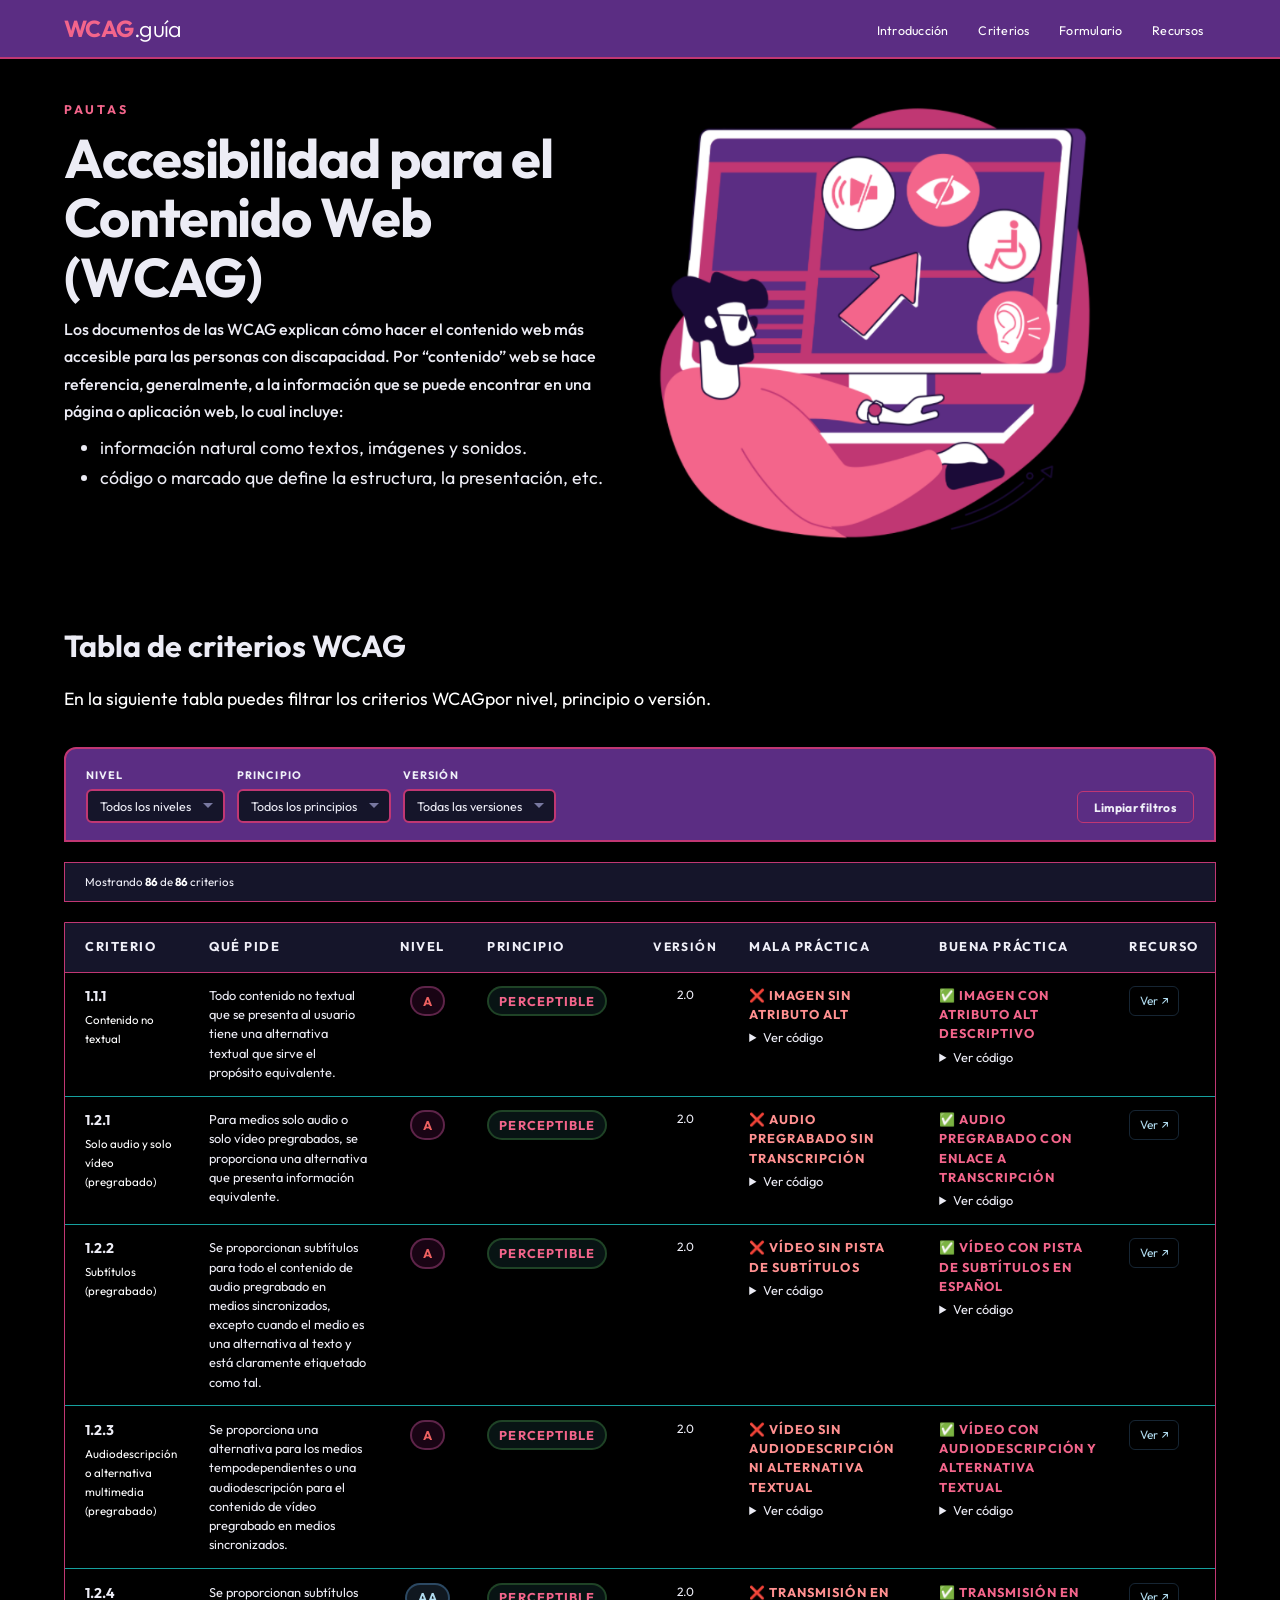
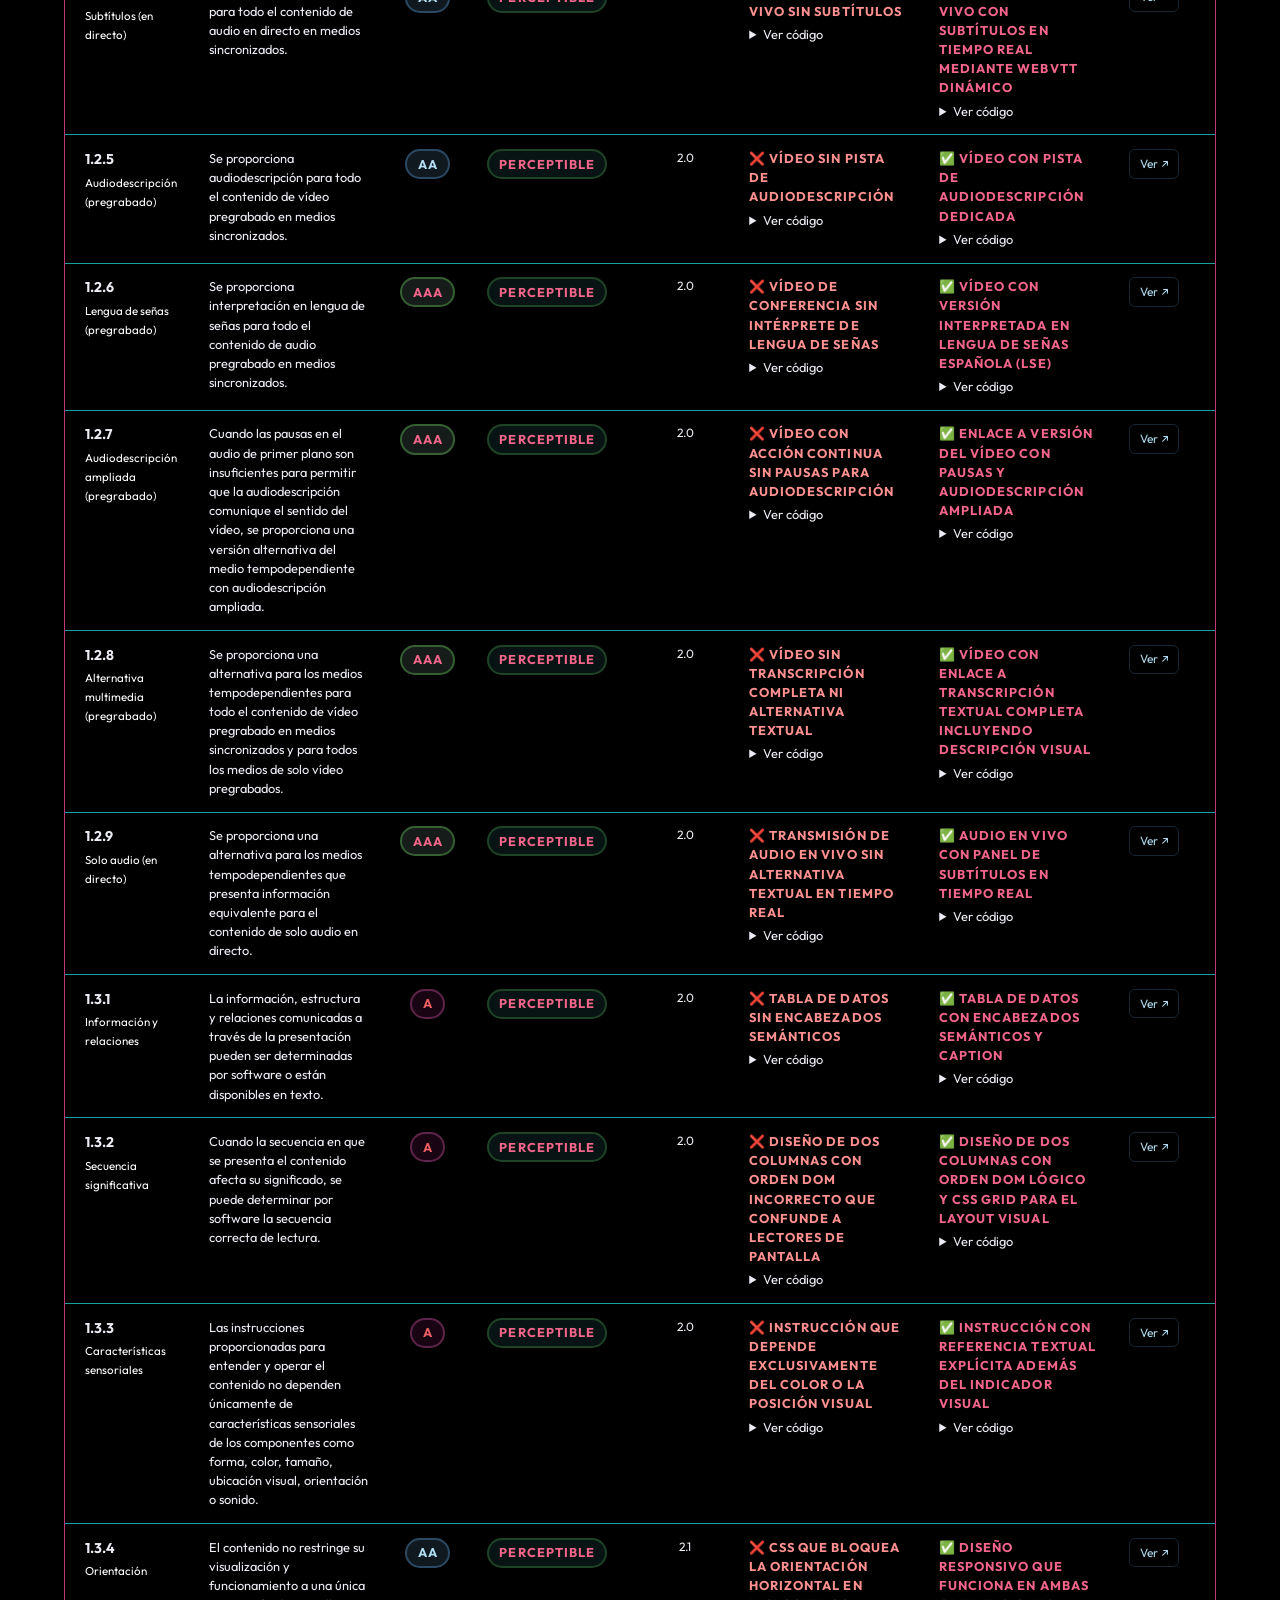
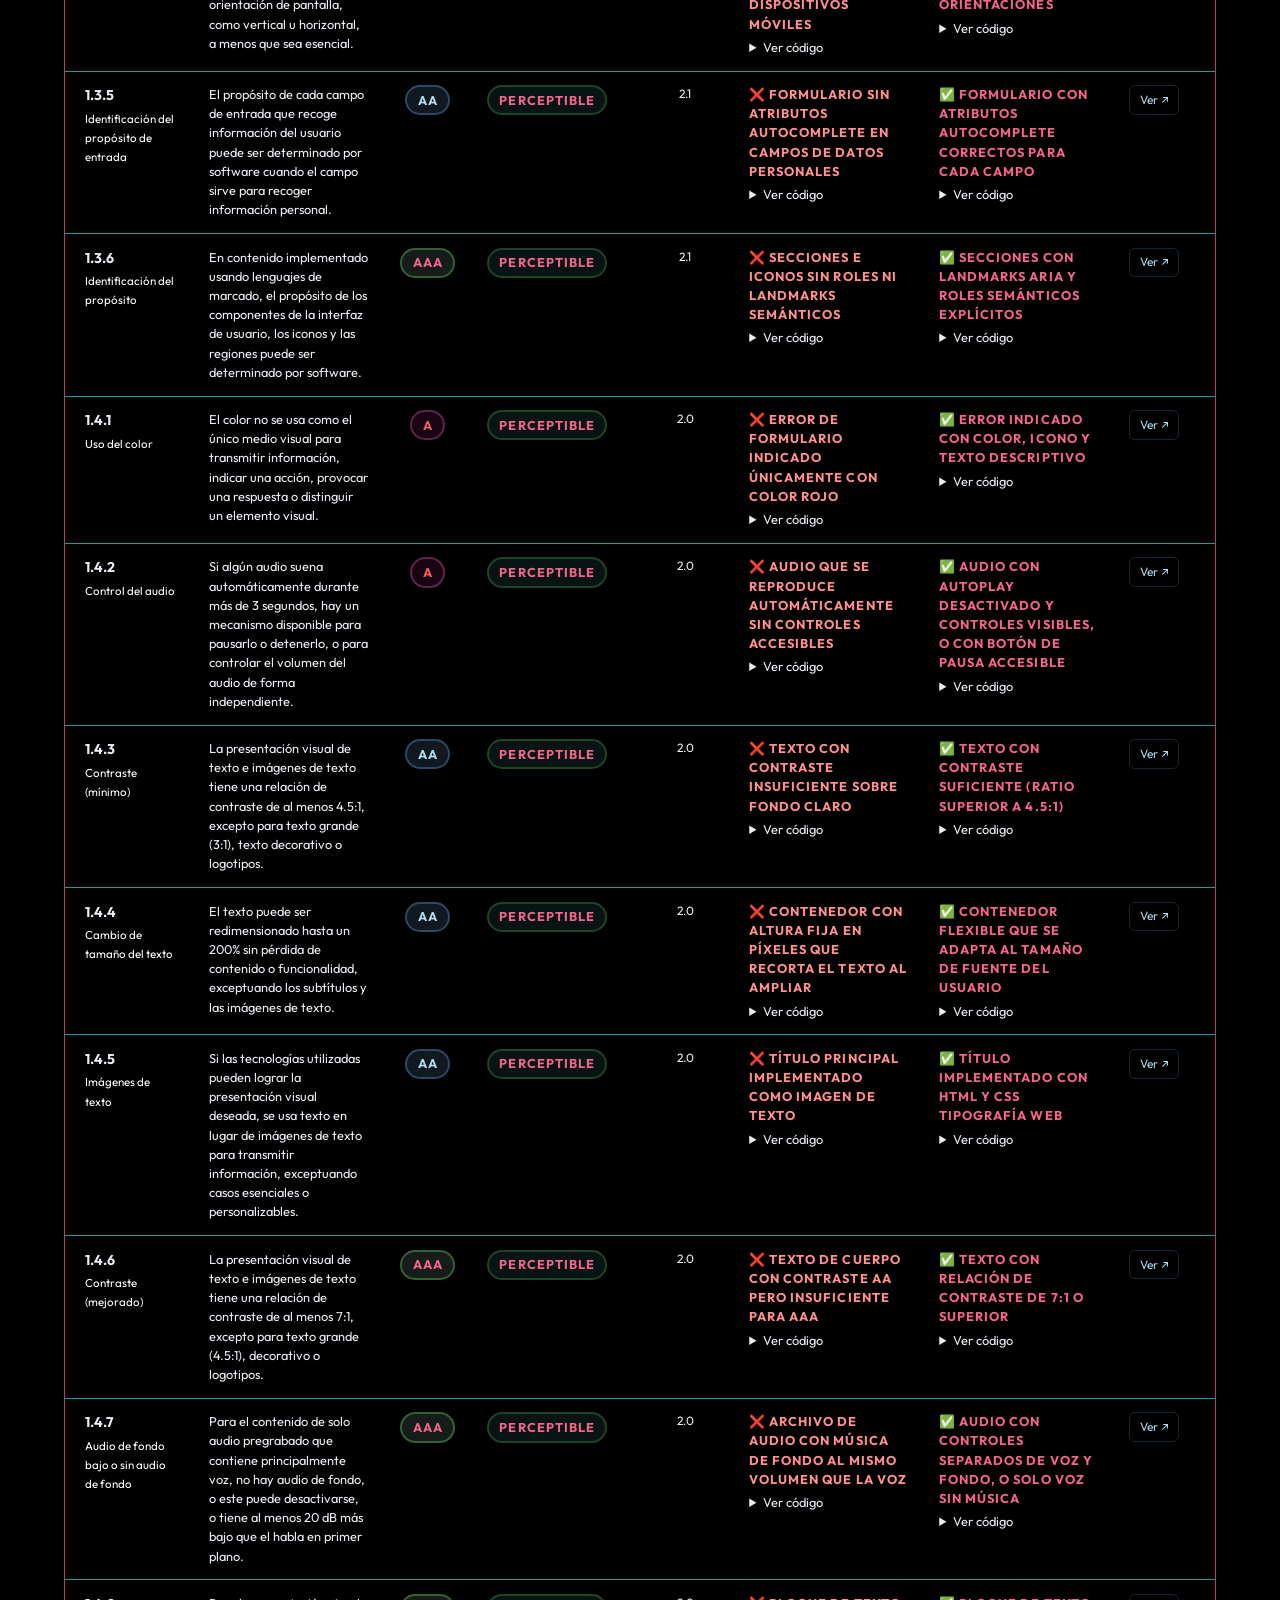
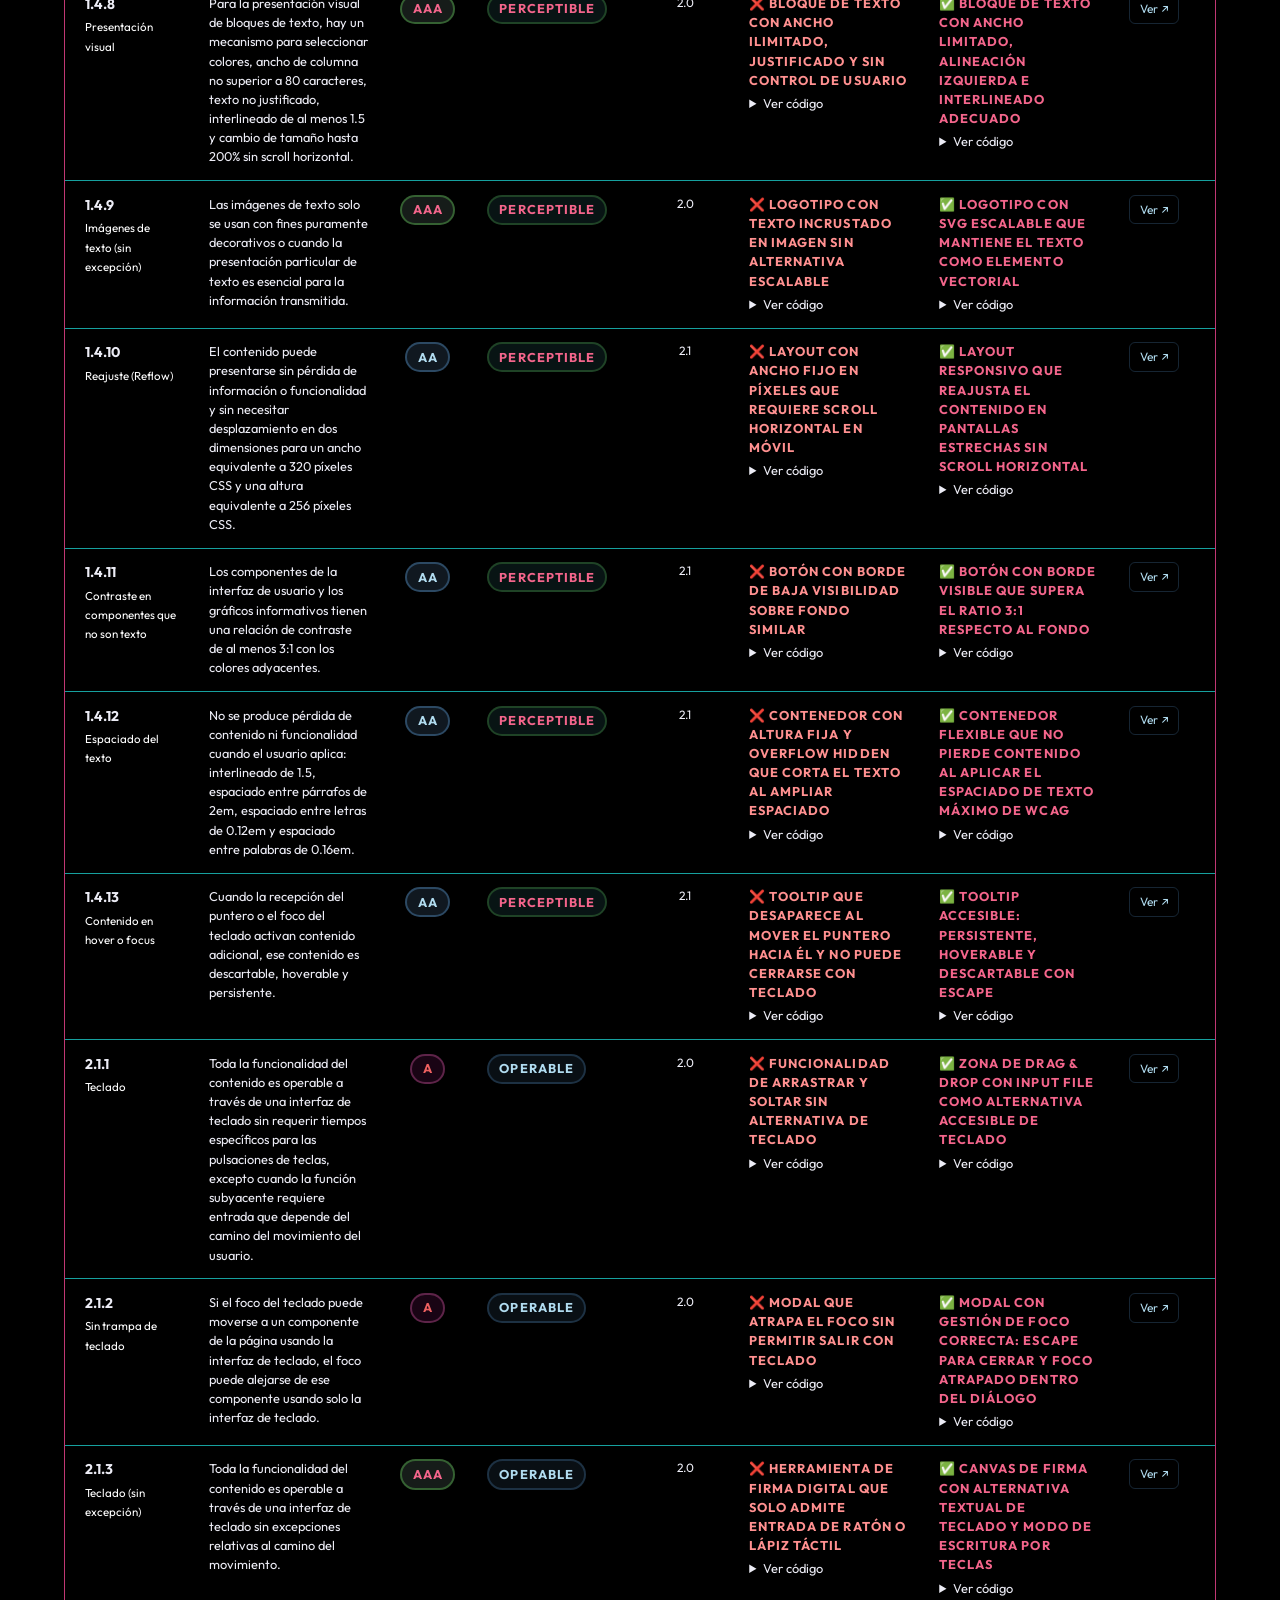
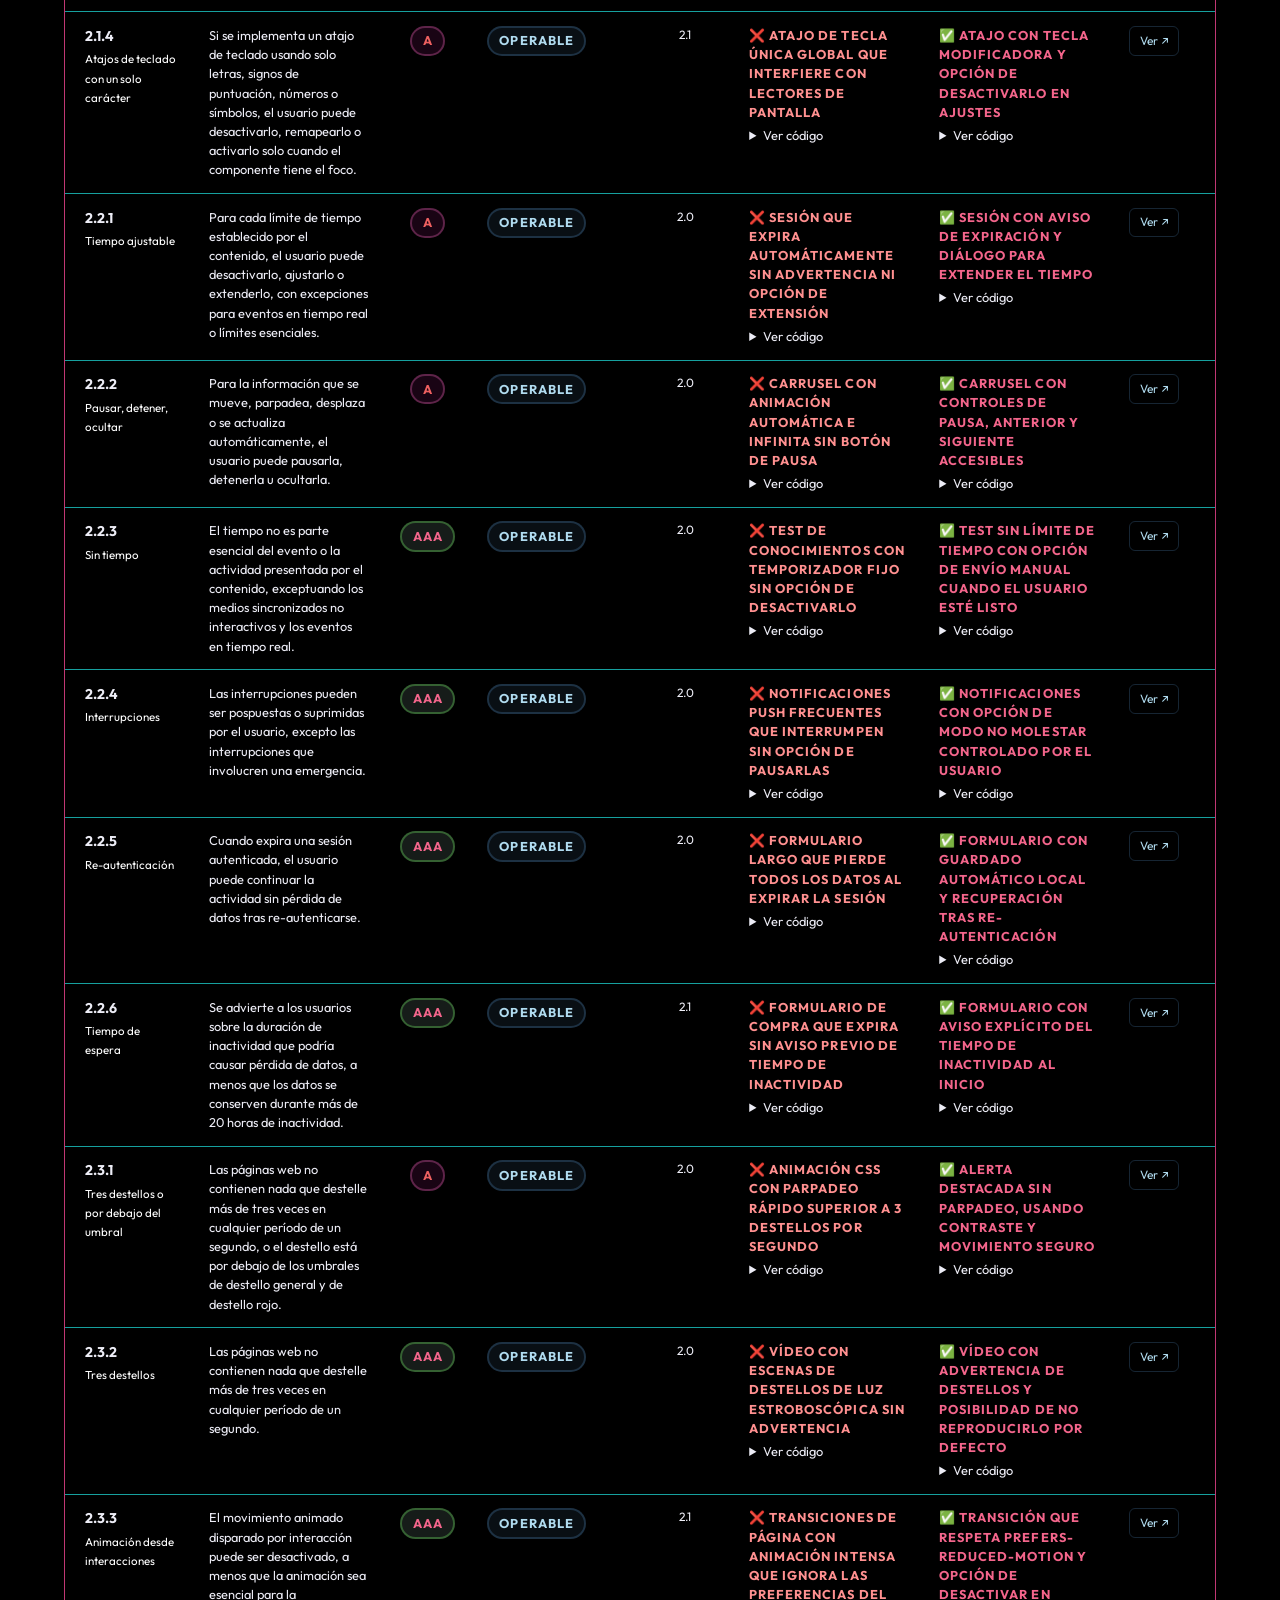
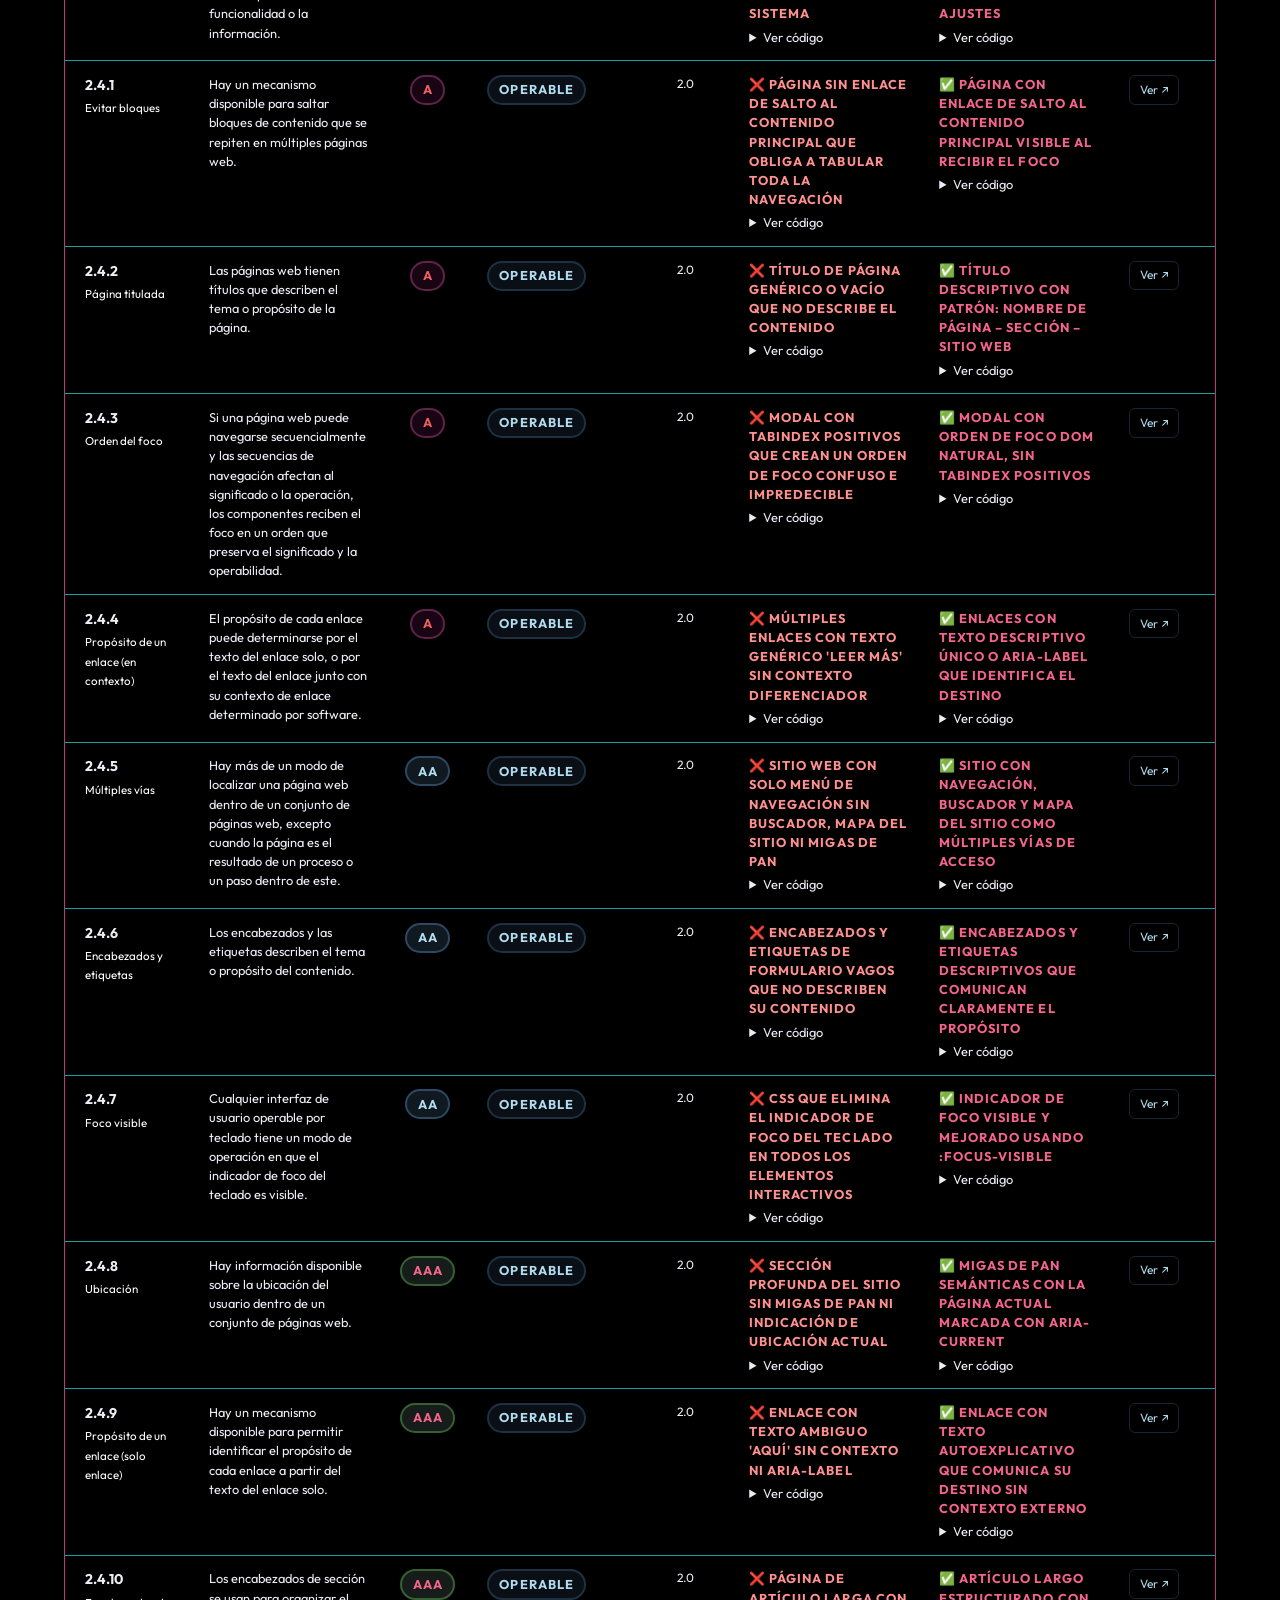
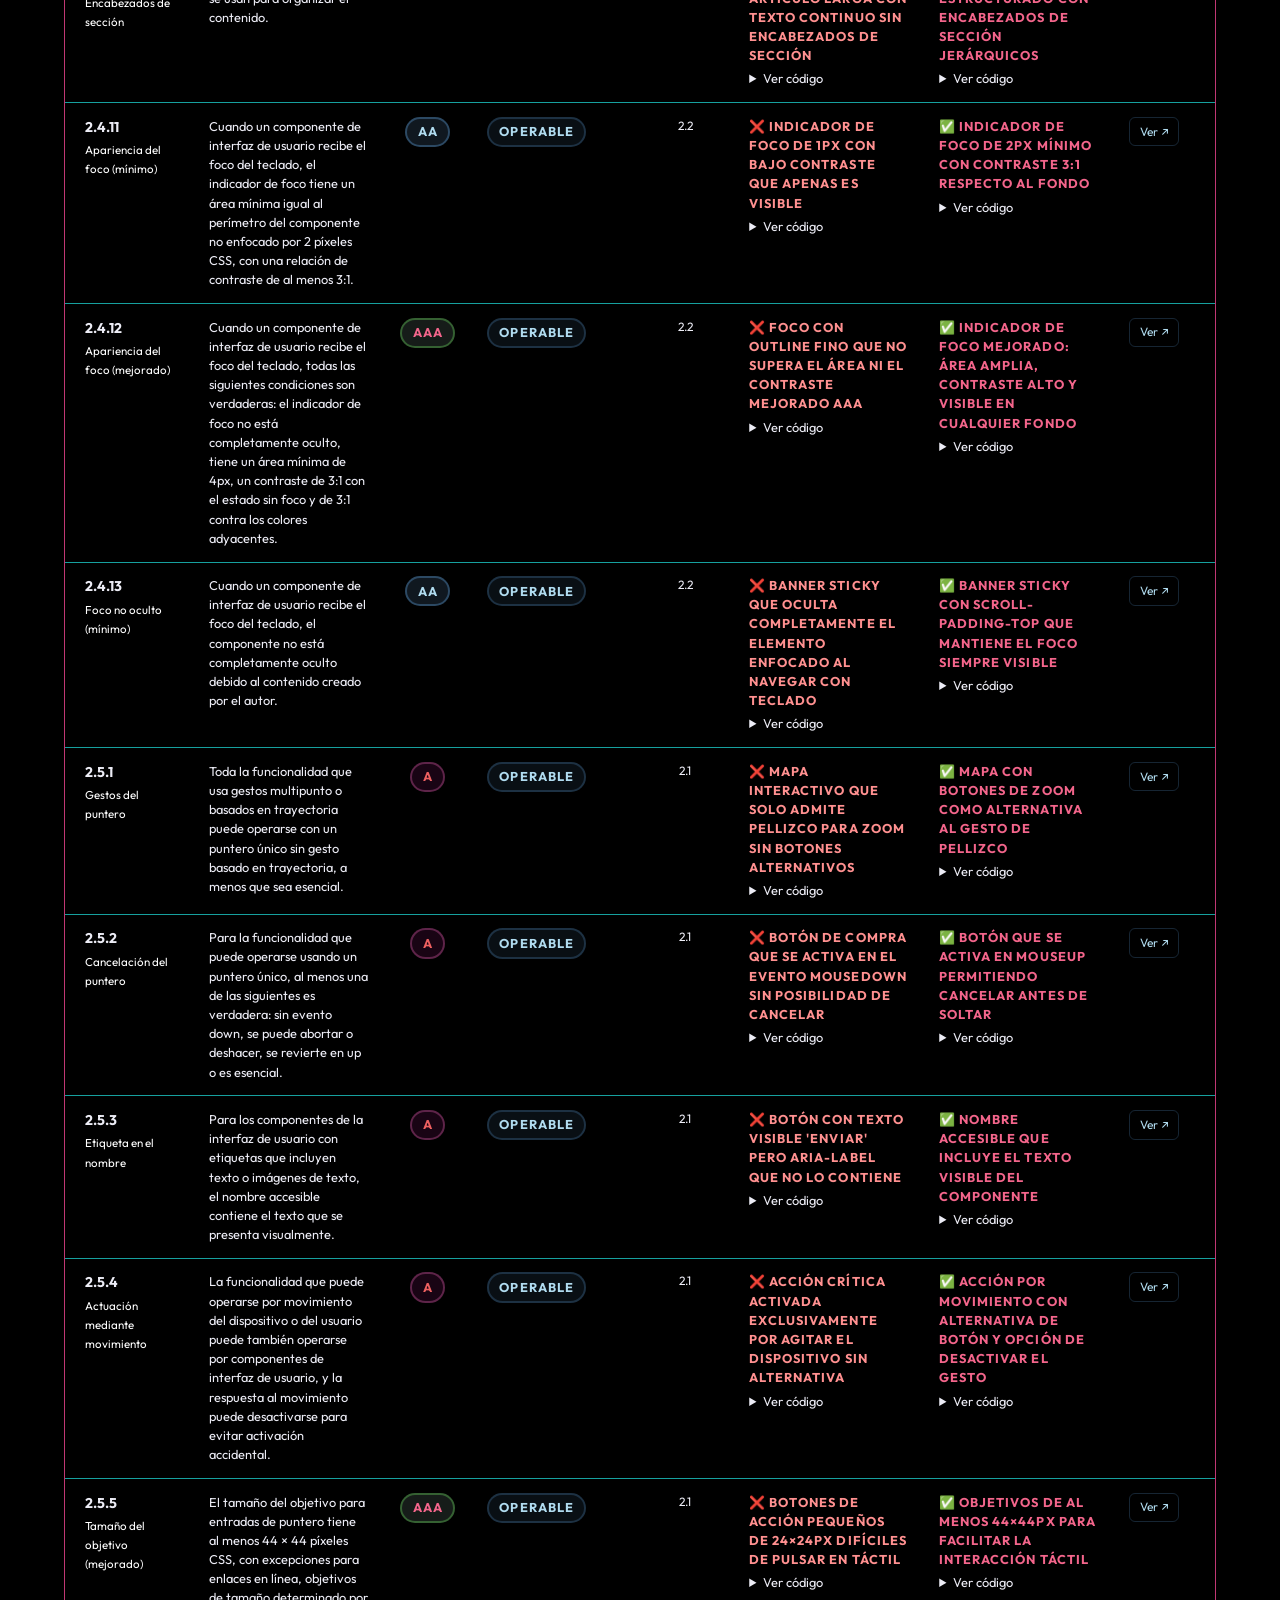
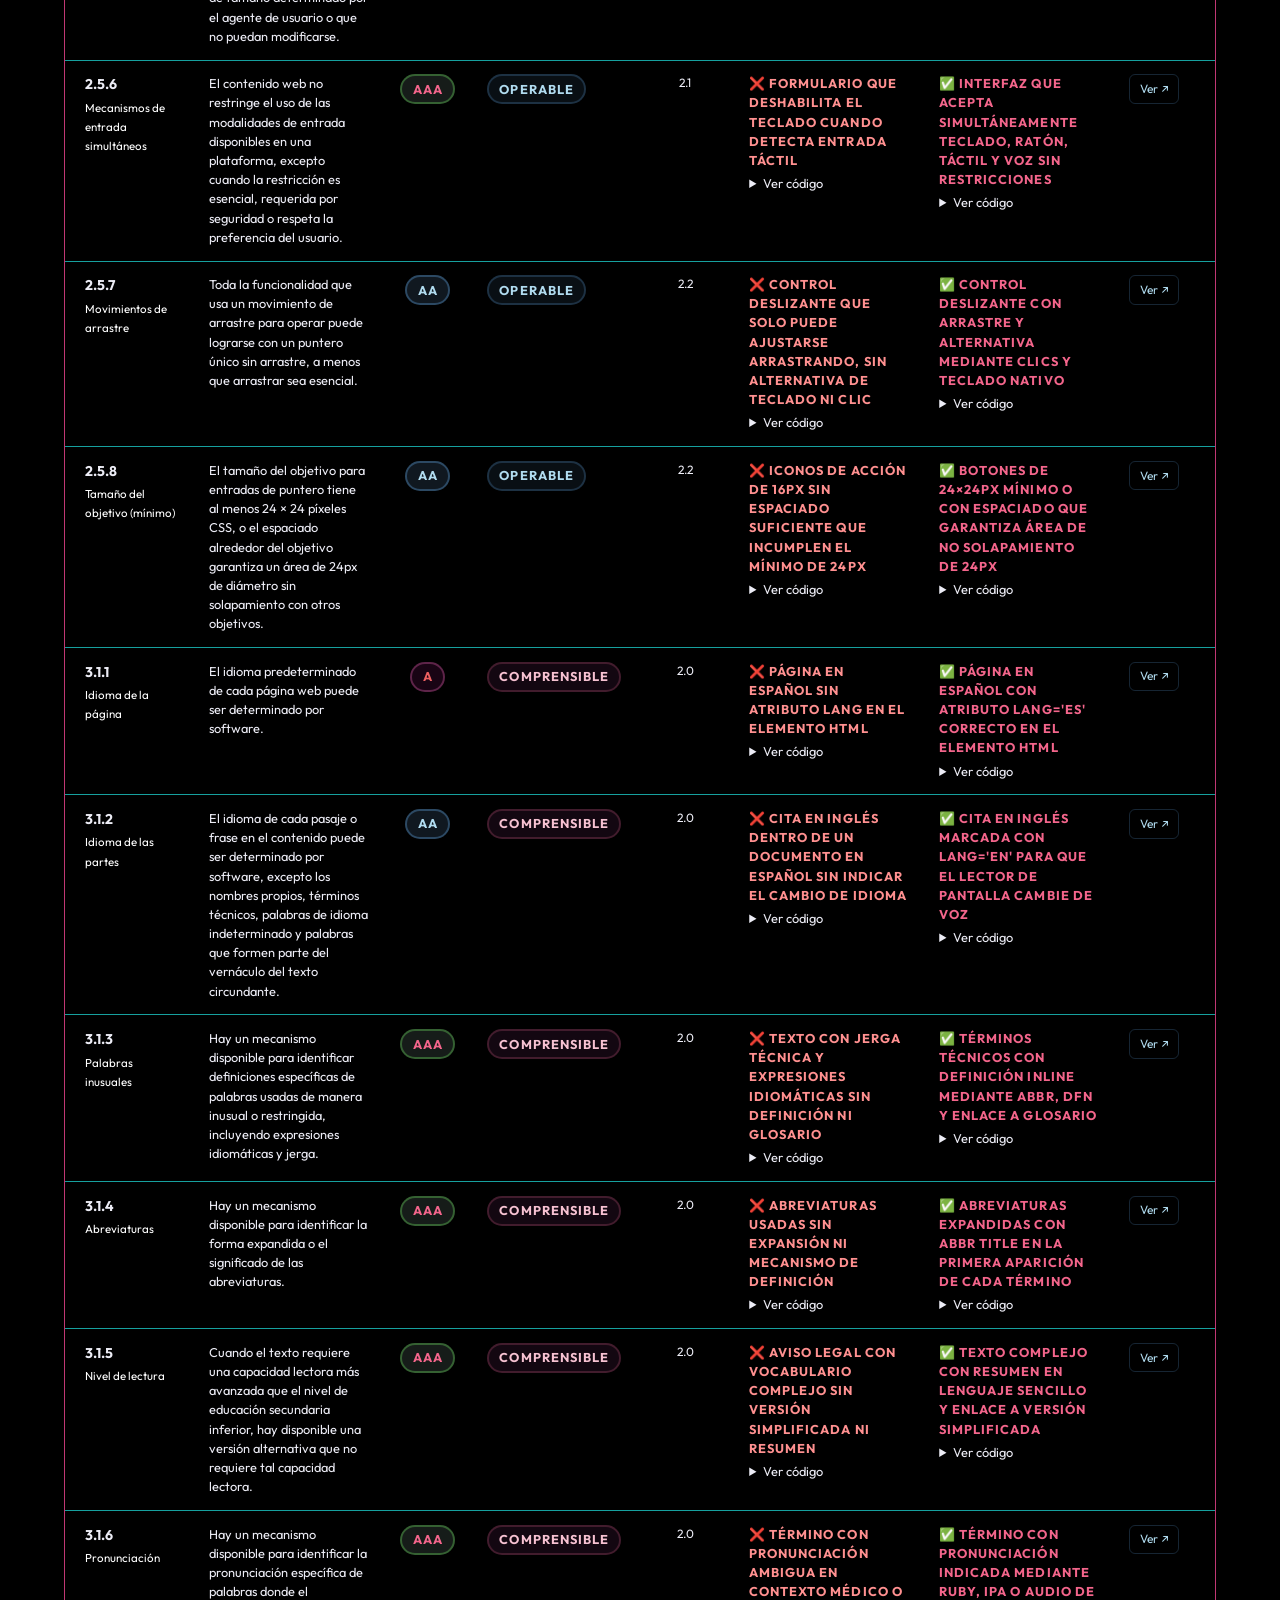
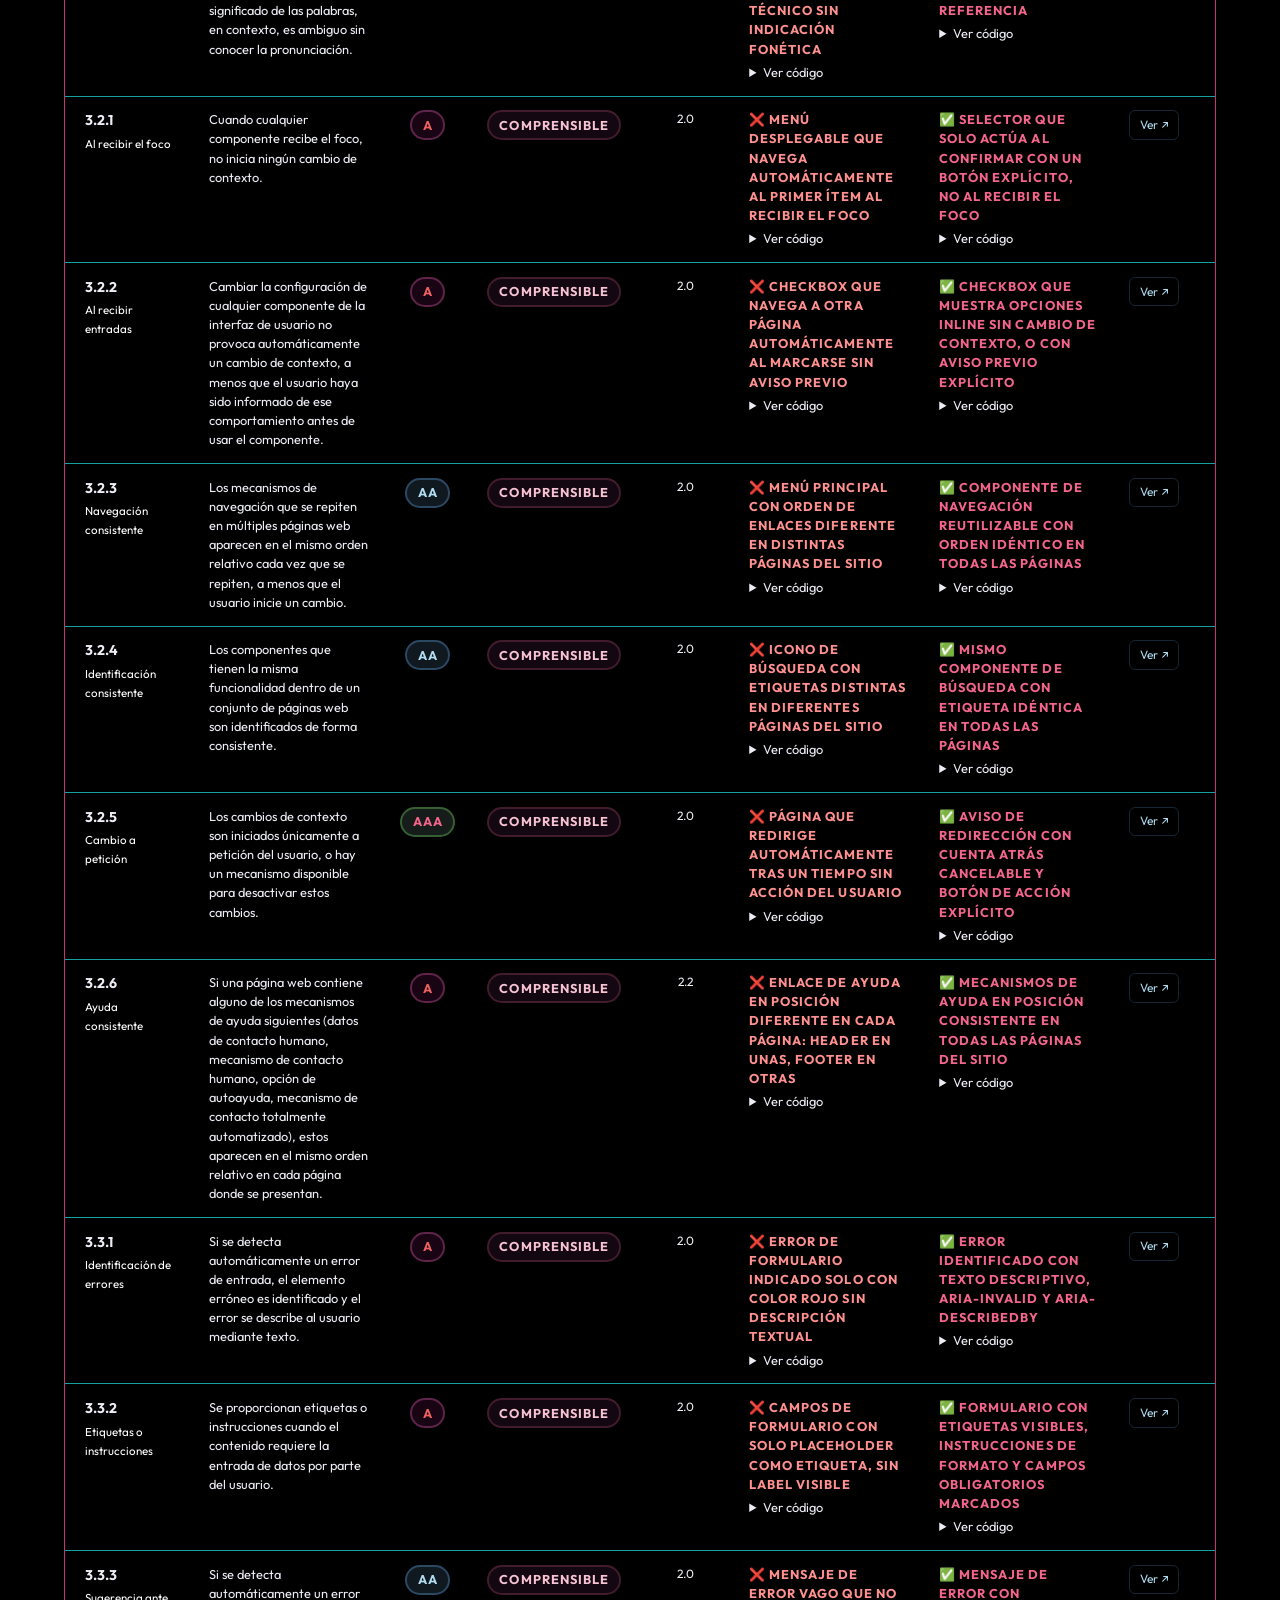
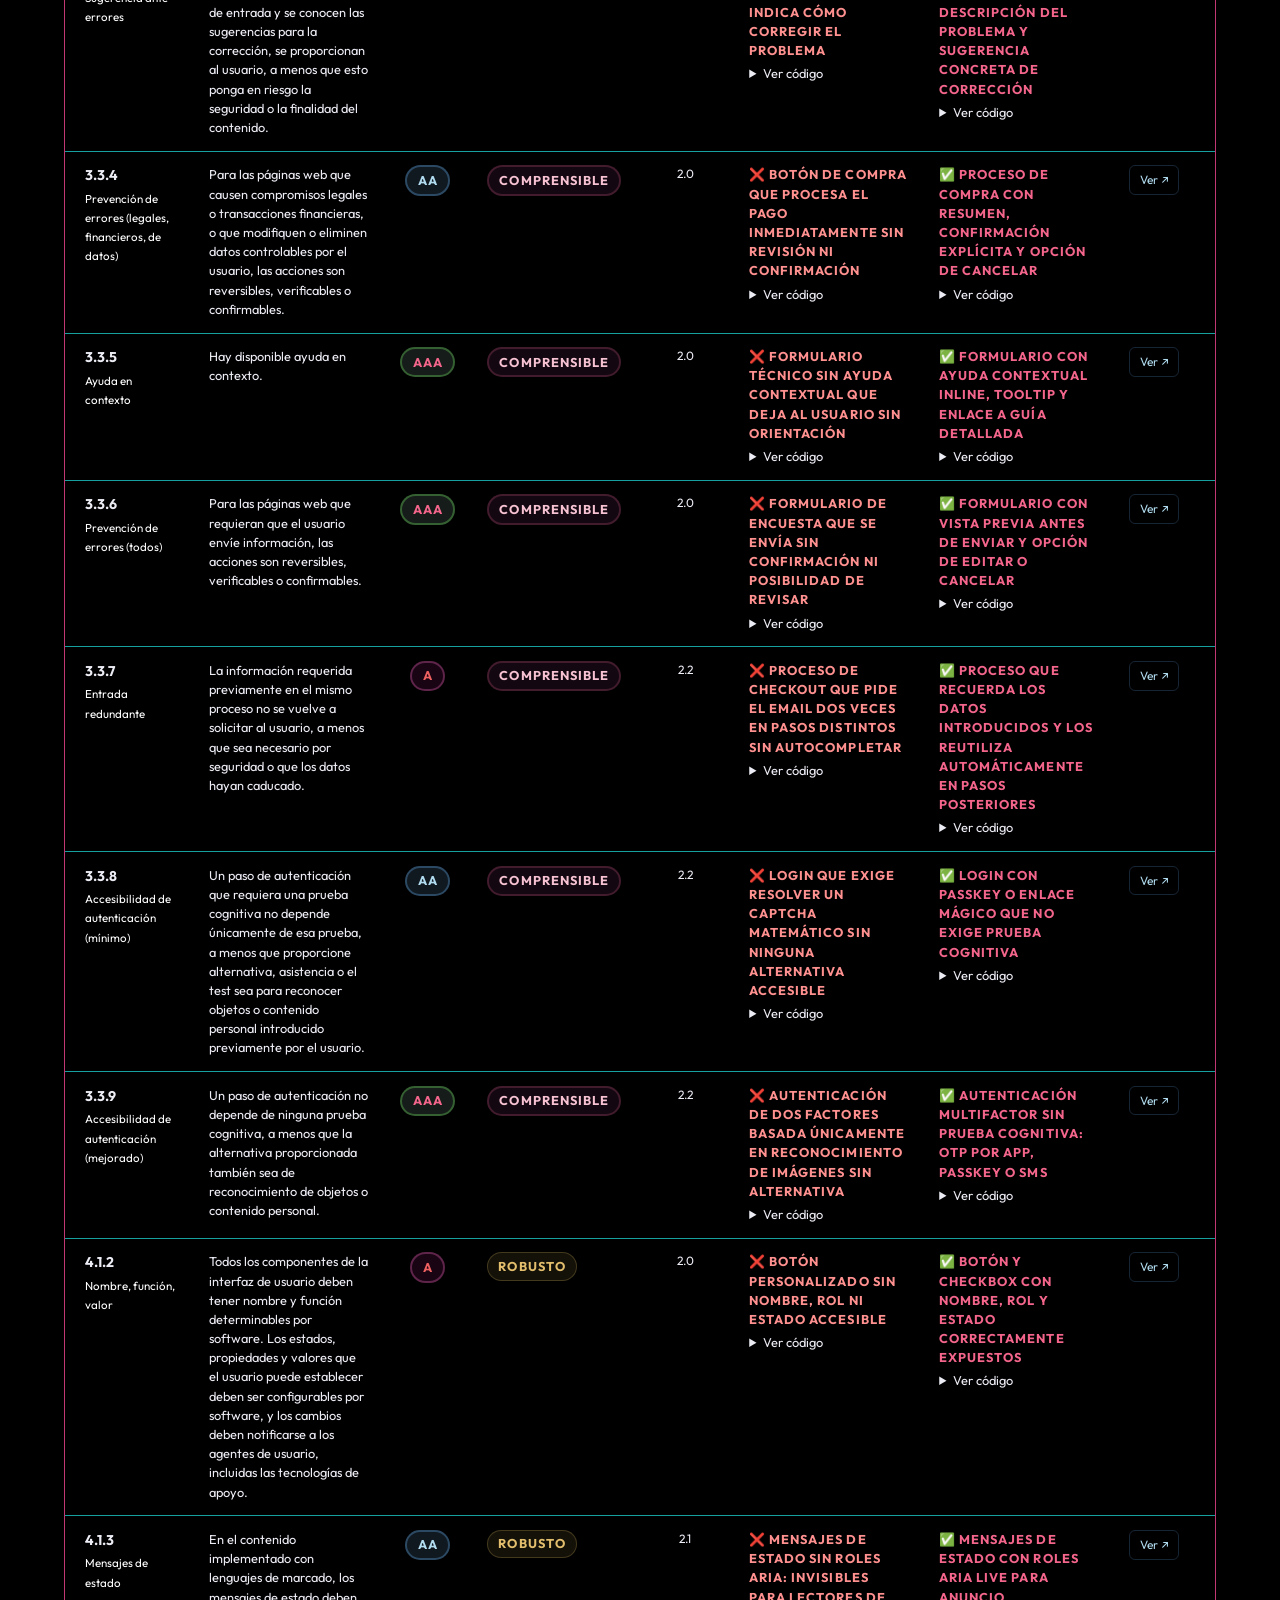
<file: index.html>
<!DOCTYPE html>
<html lang="es">


<head>
  <meta charset="UTF-8" />
  <meta name="viewport" content="width=device-width, initial-scale=1.0" />
  <title>WCAG — Guía de Accesibilidad Web</title>
  <meta name="description" content="Guía interactiva de criterios WCAG con ejemplos de buenas y malas prácticas, filtros por nivel, principio y versión." />

  <!-- Fonts -->
  <link rel="preconnect" href="https://fonts.googleapis.com" />
  <link
  href="https://fonts.googleapis.com/css2?family=Outfit:wght@400;500;600;700&display=swap"
  rel="stylesheet"
/>

  <!-- CSS — orden importa -->
  <link rel="stylesheet" href="css/base.css" />  <!-- Main css. BASE.CSS — Variables, reset, tipografía global-->
  <link rel="stylesheet" href="css/layout.css" /> <!-- LAYOUT.CSS — Header, nav, main, footer, section wrappers -->
  <link rel="stylesheet" href="css/components.css" /> <!--COMPONENTS.CSS — Botones, formulario, cards, badges, links -->
  <link rel="stylesheet" href="css/table.css" />  <!--   TABLE.CSS — Tabla de criterios WCAG, filtros, paginación -->
</head>


<body>
  <!-- SKIP LINK (accesibilidad: salta la nav al contenido #main-content ) -->
  <a class="skip-link" href="#main-content">Saltar al contenido principal</a>

  <!-- SLOTS: cargados en loader.js -->
  <div id="slot-header"></div> 

  <main id="main-content">
    <div id="slot-introducción"></div>
    <div id="slot-criterios"></div>
    <div id="slot-formulario"></div>
    <div id="slot-recursos"></div>
  </main>
  
  <!-- MOVER EL FORMULARIO EN EL FOOTER
   :ADD A NEW DIV, TO KEEP FOOTER CONTENT AND FORM -->
  <div id="slot-footer"></div>

  <script src="data/wcag-criteria.js"></script>
  <script src="js/filters.js"></script>
  <script src="js/form.js"></script>
  <script src="js/loader.js"></script>
</body>


</html>
</file>
<file: css/base.css>
/* BASE.CSS — Variables, reset, tipografía global */

:root {
  /* Colores */
  --bg:          #000000;
  --surface:     #5B2D83;
  --surface2:    #15152a;
  --surface3:    #1b1b2c;
  --border:      #C03773;
  --border-soft: #16a09e;

  --accent:      #F3658B;  
  --accent2:     #b0dbef;  
  --accent3:     #f6c1d1;   
  --accent4:     #E2BE6D;  
  --accent-dim:   rgba(143, 203, 129, 0.14);;

  --text:        #ececf5;
  --text-muted:  #ffffff;
  --text-dim:    #efeff8;

  /* Tipografía */
  /* --font-mono:   'Space Mono', monospace;
  --font-serif:  'Fraunces', serif;  */
  --font-main: 'Outfit', sans-serif;

  /* Miscelánea */ /* La consistencia visual reduce la carga cognitiva del usuario (criterio WCAG 3.2 — Predecible) */
  --radius:      6px;
  --radius-lg:   12px;
  --shadow:      0 8px 32px rgba(0,0,0,.55);
  --transition:  .2s ease;
}

/* Reset */
*, *::before, *::after {
  box-sizing: border-box;         /* Sirve para:border-box el padding se incluye dentro del ancho  */
  margin: 0;
  padding: 0;
}

html {
  scroll-behavior: smooth;        /* WCAG 2.3.3 — algunos usuarios se marean con animaciones. */
  -webkit-text-size-adjust: 100%;  /* Esto lo desactiva para que tu diseño tipográfico se respete exactamente.En móviles, iOS Safari  */
}

body {
  background: var(--bg);
  color: var(--text);
  font-family: var( --font-main);
  font-size: clamp(1rem, 0.95rem + 0.2vw, 1.125rem);  /* Sirve para: clamp(mínimo, preferido, máximo)  WCAG 1.4.4 — el texto debe poder ampliarse al 200% sin perder contenido*/
  line-height: 1.7;   /*WCAG 1.4.12 — espaciado de texto. Menos de 1.5 dificulta la lectura para personas con dislexia. */
  min-height: 100vh;
}

/* Tipografía base */
h1 {
  font-family: var(--font-main);
  font-size: clamp(2rem, 5vw, 3.4rem);
  font-weight: 700;
  line-height: 1.1;
  letter-spacing: -.02em;
}

h2 {
  font-family: var(--font-main);
  font-size: clamp(1.3rem, 3vw, 1.9rem);
  font-weight: 700;
  line-height: 1.2;
  color: var(--text);
}

h3 {
  font-size: 1rem;
  font-weight: 700;
  color: var(--accent2);
  letter-spacing: .02em;
}

h4 {
  font-size: 1rem;
  font-weight: 500;
  color: var(--text);
  margin: .5rem 0;
}

p {
  color: var(--text-muted);
  margin-bottom: .85rem;
}

p:last-child { margin-bottom: 0; }  /* Sirve para */

a {
  color: var(--accent2);
  text-decoration: none;
  transition: color var(--transition);
}
a:hover { text-decoration: underline; }        /* Usuario que usa mouse */
a:focus-visible {                              /*Usuario que usa teclado, el tab:  criterio WCAG 2.4.7 más violado */
  outline: 2px solid var(--accent2);          
  outline-offset: 3px;                        /* Sirve para: separar el borde del texto para mayor legibilidad */
  border-radius: 3px;
}
/* Sirve para:*/

code {
  font-family: var( --font-main);
  font-size: .85em;
  background: rgba(110,184,255,.08);
  color: var(--accent2);
  padding: .1em .35em;
  border-radius: 3px;
}

/* Utilidades: Invisible visualmente, pero existe en el DOM. Los lectores de pantalla lo leen, los ojos no lo ven. Se usa para texto de contexto que solo necesita el lector de pantalla: */
.sr-only {
  position: absolute;
  width: 1px; height: 1px;
  padding: 0; margin: -1px;
  overflow: hidden;
  clip: rect(0,0,0,0);
  white-space: nowrap;
  border: 0;
}
/* ⚠️ display:none o visibility:hidden esos sí lo ocultan del lector. */

.section-label {
  display: block;
  font-size: .78rem;
  letter-spacing: .22em;
  text-transform: uppercase;
  color: var(--accent);
  margin-bottom: .5rem;
  font-weight: 700;
}

/* Skip link:Vive fuera de la pantalla (top: -120px) hasta que el usuario presiona Tab. Al recibir foco, baja a top: 1rem y aparece. */
.skip-link {
  position: absolute;
  top: -120px;
  left: 1rem;
  background: var(--accent);
  color: #000;
  padding: .6rem 1.3rem;
  border-radius: var(--radius);
  font-weight: 700;
  font-family: var( --font-main);
  font-size: 1rem;
  z-index: 9999;
  transition: top .2s;
}
.skip-link:focus {
  top: 1rem;
  outline: 3px solid var(--accent2);   /* Para que sirve*/
  outline-offset: 3px;  /* Sirve para: separar el borde del texto para mayor legibilidad */
  text-decoration: none;
}

/* Loading skeleton */
.loading-slot {
  min-height: 120px;
  background: linear-gradient(90deg, var(--surface) 25%, var(--surface2) 50%, var(--surface) 75%);
  background-size: 200% 100%;
  animation: shimmer 1.4s infinite;
  border-radius: var(--radius-lg);
  margin: 1rem 0;
}
@keyframes shimmer {
  0%   { background-position: 200% 0; }
  100% { background-position: -200% 0; }
}

/* Nunca quitar el outline sin reemplazarlo */
/* ❌ NUNCA hagas esto
* { outline: none; } */
</file>
<file: css/layout.css>
/* LAYOUT.CSS — Header, nav, main, footer, section wrappers */

/* ── Header ── */
.site-header {
  background: var(--surface);
  border-bottom: 2px solid var(--border);
  position: sticky;
  top: 0;
  z-index: 100;
  backdrop-filter: blur(10px);
}

.header-inner {
  max-width: 1200px;
  margin: 0 auto;
  padding: .85rem 1.5rem;
  display: flex;
  align-items: center;
  justify-content: space-between;
  gap: 1rem;
  flex-wrap: wrap;  /* Para que el logo y nav se acomoden en pantallas pequeñas. */
}

.site-logo {
  font-family: var(--font-main);
  font-size: 1.45rem;
  font-weight: 700;
  color: var(--accent);
  text-decoration: none;
  letter-spacing: -.025em;
  line-height: 1;
}
.site-logo:hover { text-decoration: none; color: var(--accent); }
.site-logo span { color: var(--text-muted); font-weight: 300; }

.site-nav ul {
  list-style: none;
  display: flex;
  gap: .25rem;
  flex-wrap: wrap;
}

.site-nav a {
  color: var(--text-muted);
  text-decoration: none;
  padding: .35rem .8rem;
  border-radius: var(--radius);
  font-size: .78rem;
  letter-spacing: .02em;
  transition: color var(--transition), background var(--transition);
}
.site-nav a:hover {
  color: var(--accent);
  background: rgba(127,255,110,.07);
  text-decoration: none;
}
.site-nav a:focus-visible {
  outline: 2px solid var(--accent);
  outline-offset: 2px;
  color: var(--accent);
}

/* ── Main ── */
#main-content {
  max-width: 1200px;
  margin: 0 auto;
  padding: 2.5rem 1.5rem 5rem;
  display: flex;
  flex-direction: column;
  gap: 4rem;
}

/* ── Introduction ── */
.container-introduction {
  display: flex;
  gap: 1.5rem; 
}

.left, .right {
  /* width: 50%; */
  flex: 1; /* hace que ambos divs se repartan el espacio disponible por igual. */
  justify-content: center;
}

.intro-text{
  font-size: 1rem;
  font-weight: 500;
  color: var(--text);
  margin: .5rem 0;
}

.intro-image{
  width: 80%;
  height: auto;
}

.intro-list {
  margin-left: 2.25rem;
}
@media(max-width: 768px) {
  .right {
    display: none;
  }
}

/* ── Section ── */
.page-section {
  display: flex;
  flex-direction: column;
  gap: 1.2rem;
}

.section-header, .section-intro {
  margin-bottom: .5rem;
}
.section-header p {
  max-width: 640px;
  font-size: .88rem;
}

/* ── Footer ── */
.site-footer {
  background: var(--surface);
  border-top: 2px solid var(--border);
  padding: 2.5rem 1.5rem;
}

.footer-inner {
  max-width: 1200px;
  margin: 0 auto;
  display: flex;
  flex-direction: column;
  align-items: center;
  gap: .75rem;
  text-align: center;
}

.footer-inner p {
  font-size: .78rem;
  color: var(--text-dim);
  margin: 0;
}

.footer-links {
  display: flex;
  gap: 1.5rem;
  flex-wrap: wrap;
  justify-content: center;
}

.footer-links a {
  font-size: .78rem;
  color: var(--text-muted);
}
.footer-links a:hover { color: var(--accent2); }

.footer-badge {
  display: inline-flex;
  align-items: center;
  gap: .4rem;
  background: var(--surface2);
  border: 1px solid var(--border);
  border-radius: 999px;
  padding: .3rem .9rem;
  font-size: .7rem;
  color: var(--text-dim);
}

@media (max-width: 640px) {
  .header-inner { padding: .75rem 1rem; }
  #main-content  { padding: 1.5rem 1rem 4rem; }
}
</file>
<file: css/components.css>
/* COMPONENTS.CSS — Botones, formulario, cards, badges, links */

/* ── Botones ── */
.btn {
  display: inline-flex;
  align-items: center;
  justify-content: center;
  gap: .4rem;
  cursor: pointer;
  border: none;
  border-radius: var(--radius);
  padding: .65rem 1.5rem;
  font-family: var( --font-main);
  font-size: .82rem;
  font-weight: 700;
  letter-spacing: .03em;
  text-decoration: none;
  transition: background var(--transition), transform .12s, box-shadow var(--transition), border-color var(--transition);
  white-space: nowrap;
}
.btn:focus-visible {
  outline: 3px solid var(--accent);
  outline-offset: 3px;
}
/* focus: con mouse Y con teclado. focus-visible: solo con teclado. WCAG 2.4.7. */

.btn-primary {
  background: var(--accent);
  color: #000;
}
.btn-primary:hover {
  background: #a0ff92;
  transform: translateY(-1px);
  box-shadow: 0 6px 20px rgba(127,255,110,.28);
  text-decoration: none;
  color: #000;
}

.btn-secondary {
  background: transparent;
  color: var(--text-muted);
  border: 1px solid var(--border);
}
.btn-secondary:hover {
  border-color: var(--text-muted);
  color: var(--text);
  text-decoration: none;
}

.btn-ghost {
  background: transparent;
  color: var(--text-dim);
  border: 1px solid var(--border);
  font-size: .75rem;
  padding: .45rem 1rem;
}
.btn-ghost:hover {
  border-color: var(--accent3);
  color: var(--accent3);
}
.btn-ghost:focus-visible { outline-color: var(--accent3); }

.btn-row {
  display: flex;
  gap: .75rem;
  flex-wrap: wrap;
  align-items: center;
}

/* ── Card ── */
.card {
  background: var(--surface);
  border: 1px solid var(--border);
  border-radius: var(--radius-lg);
  padding: 1.75rem;
  transition: border-color var(--transition);
}
.card:hover { border-color: var(--border-soft); }

/* ── Form ── */
.form-grid {
  display: grid;
  grid-template-columns: 1fr 1fr;
  gap: 1.25rem;
}
@media (max-width: 580px) {
  .form-grid { grid-template-columns: 1fr; }
}

.field {
  display: flex;
  flex-direction: column;
  gap: .4rem;
}
.field-full { grid-column: 1 / -1; }

.field label {
  font-size: .75rem;
  font-weight: 700;
  letter-spacing: .06em;
  color: var(--text-muted);
  text-transform: uppercase;
}

.field input,
.field select,
.field textarea {
  background: var(--surface2);
  border: 1px solid var(--border);
  border-radius: var(--radius);
  padding: .65rem .95rem;
  color: var(--text);
  font-family: var( --font-main);
  font-size: .85rem;
  transition: border-color var(--transition), box-shadow var(--transition);
  width: 100%;
}
.field input::placeholder,
.field textarea::placeholder { color: var(--text-dim); } /* Contraste — WCAG 1.4.3 exige ratio 4.5:1 */

.field input:focus,
.field select:focus,
.field textarea:focus {
  outline: none;             /* Sirve para: */
  border-color: var(--accent2);
  box-shadow: 0 0 0 3px rgba(110,184,255,.18);
}

.field input[aria-invalid="true"],
.field textarea[aria-invalid="true"] {               /* Sirve para: */
  border-color: var(--accent3);
  box-shadow: 0 0 0 3px rgba(255,110,156,.15);
}

.field textarea {
  resize: vertical;
  min-height: 100px;
}

.field select {
  cursor: pointer;
  appearance: none;
  background-image: url("data:image/svg+xml,%3Csvg xmlns='http://www.w3.org/2000/svg' width='12' height='12' viewBox='0 0 12 12'%3E%3Cpath fill='%237878a0' d='M6 8L1 3h10z'/%3E%3C/svg%3E");
  background-repeat: no-repeat;
  background-position: right .85rem center;
  padding-right: 2.2rem;
}

.field .hint {
  font-size: .7rem;
  color: var(--text-dim);
  line-height: 1.4;
}

.field .field-error {
  font-size: .72rem;
  color: var(--accent3);
  display: none;
}
.field .field-error.visible { display: block; }

.required-note {
  font-size: .75rem;
  color: var(--text-muted);
  margin-bottom: 1.2rem;
}
.req-star { color: var(--accent3); }

.form-success {
  display: none;
  background: rgba(127,255,110,.09);
  border: 1px solid rgba(127,255,110,.28);
  border-radius: var(--radius);
  padding: 1rem 1.25rem;
  color: var(--accent);
  font-size: .85rem;
  margin-top: 1rem;
}
.form-success.visible { display: block; }

/* ── Badges ── */
.badge {
  display: inline-block;
  padding: .22rem .65rem;
  border-radius: 999px;
  /* font-size: .65rem; */
  font-weight: 700;
  letter-spacing: .08em;
  text-transform: uppercase;
  white-space: nowrap;
}
.badge-a   { background: rgba(192, 31, 151, 0.13); color: #ed6060; border: 2px solid rgba(255, 110, 195, 0.3); }
.badge-aa  { background: rgba(122, 183, 241, 0.13); color: var(--accent2); border: 2px solid rgba(110,184,255,.3); }
.badge-aaa { background: rgba(169, 216, 190, 0.13); color: var(--accent); border: 2px solid rgba(127,255,110,.3); }

.badge-perceptible  { background: rgba(55, 135, 135, 0.146); color: var(--accent);  border: 2px solid rgba(127,255,110,.2); }
.badge-operable     { background: rgba(110,184,255,.08); color: var(--accent2); border: 2px solid rgba(110,184,255,.2); }
.badge-comprensible { background: rgba(235, 88, 211, 0.08); color: var(--accent3); border: 2px solid rgba(255,110,156,.2); }
.badge-robusto      { background: rgba(255,212,110,.08); color: var(--accent4); border: 1px solid rgba(255,212,110,.2); }

/* ── Resource links grid ── */
.links-grid {
  display: grid;
  grid-template-columns: repeat(auto-fill, minmax(210px, 1fr)); /* Sirve para: adaptar el número de columnas al ancho disponible, con un mínimo de 210px por columna. */
  gap: 1rem;
}

.resource-link {
  height: 100%;
  display: flex;
  align-items: center;
  gap: .75rem;
  padding: 1rem 1.1rem;
  background: var(--surface);
  border: 1px solid var(--border);
  border-radius: var(--radius);
  color: var(--accent2);
  text-decoration: none;
  font-size: .875rem;
  transition: border-color var(--transition), transform .15s, background var(--transition);
}
.resource-link:hover {
  border-color: var(--accent2);
  transform: translateY(-2px);
  background: rgba(110,184,255,.05);
  text-decoration: none;
}
.resource-link:focus-visible {
  outline: 2px solid var(--accent2);
  outline-offset: 3px;  /* Sirve para: separar el borde del texto para mayor legibilidad */
}
.resource-link .r-icon {
  font-size: 1.25rem;
  flex-shrink: 0;
  line-height: 1;
}
.resource-link .r-label { line-height: 1.3; }
.resource-link .r-sub {
  display: block;
  font-size: .87rem;
  color: var(--text-dim);
  margin-top: .1rem;
}

/* ── Code snippet ── (WCAG 1.3.1 — diferenciación visual).*/  
.code-snippet {
  background: #07070c;
  border: 1px solid var(--border);
  border-radius: var(--radius);
  padding: .6rem .85rem;
  font-size: .72rem;
  font-family: 'Fira Code', 'Courier New', monospace;
  overflow-x: auto;
  white-space: pre;
  line-height: 1.6;
  margin: .3rem 0;
}
.code-bad  { border-color: rgba(255,110,110,.28); }
.code-good { border-color: rgba(127,255,110,.28); }

.code-label {
  /* font-size: .65rem; */
  letter-spacing: .08em;
  text-transform: uppercase;
  margin-bottom: .25rem;
  font-weight: 700;
}
.code-label-bad  { color: #ff9090; }
.code-label-good { color: var(--accent); }

/* ── Tag / pill ── */
.tag {
  display: inline-block;
  background: var(--surface2);
  border: 1px solid var(--border);
  border-radius: 999px;
  padding: .2rem .65rem;
  font-size: .68rem;
  color: var(--text-muted);
  letter-spacing: .04em;
}
</file>
<file: css/table.css>
/* TABLE.CSS — Tabla de criterios WCAG, filtros, paginación */

/* ── Filters bar ── */
.filters-bar {
  display: flex;
  gap: .75rem;
  flex-wrap: wrap;
  align-items: flex-end;
  padding: 1.1rem 1.25rem;
  background: var(--surface);
  border: 2px solid var(--border);
  border-radius: var(--radius-lg) var(--radius-lg) 0 0;
  /* border-bottom: none; */
}

.filter-group {
  display: flex;
  flex-direction: column;
  gap: .3rem;
}
.filter-group label {
  font-size: .68rem;
  font-weight: 700;
  letter-spacing: .1em;
  text-transform: uppercase;
  color: var(--text-dim);
}
.filter-group select {
  background: var(--surface2);
  border: 2px solid var(--border);
  border-radius: var(--radius);
  padding: .45rem .75rem;
  color: var(--text);
  font-family: var( --font-main);
  font-size: .78rem;
  cursor: pointer;
  appearance: none;
  background-image: url("data:image/svg+xml,%3Csvg xmlns='http://www.w3.org/2000/svg' width='10' height='10' viewBox='0 0 10 10'%3E%3Cpath fill='%237878a0' d='M5 7L0 2h10z'/%3E%3C/svg%3E");
  background-repeat: no-repeat;
  background-position: right .65rem center;
  padding-right: 2rem;
  min-width: 130px;
  transition: border-color var(--transition);
}
.filter-group select:focus {  /* Sirve para: */
  outline: none;
  border-color: var(--accent2);
  box-shadow: 0 0 0 2px rgba(110,184,255,.18);
}

.filters-actions {
  display: flex;
  gap: .5rem;
  align-items: flex-end;
  margin-left: auto;
}

/* ── Results meta bar ── */
.results-meta {
  display: flex;
  align-items: center;
  justify-content: space-between;
  flex-wrap: wrap;
  gap: .5rem;
  padding: .6rem 1.25rem;
  background: var(--surface2);
  border: 1px solid var(--border);
  /* border-bottom: none; */
  font-size: .72rem;
  color: var(--text-dim);
}
.results-meta strong { color: var(--text-muted); }

/* ── Table wrapper ── */
.table-wrap {
  overflow-x: auto;
  border: 1px solid var(--border);
  border-radius: 0 0 var(--radius-lg) var(--radius-lg);
}

/* ── Table ── */
.criteria-table {
  width: 100%;
  border-collapse: collapse; /* Sirve para: eliminar el espacio entre bordes de celdas, creando un aspecto más limpio. */
  font-size: .8rem;
}

.criteria-table thead {
  background: var(--surface2);
  position: sticky;
  top: 0;
  z-index: 2;
}
.criteria-table thead th {
  padding: .85rem 1rem;
  text-align: left;
  /* font-size: .65rem; */
  font-weight: 700;
  letter-spacing: .12em;
  text-transform: uppercase;
  color: var(--text-dim);
  border-bottom: 1px solid var(--border);
  white-space: nowrap;
}
.criteria-table thead th:first-child { padding-left: 1.25rem; }

.criteria-table tbody tr {
  border-bottom: 1px solid var(--border-soft);
  transition: background .15s;
}
.criteria-table tbody tr:last-child { border-bottom: none; }
.criteria-table tbody tr:hover { background: var(--surface2); }
.criteria-table tbody tr[hidden] { display: none; }

.criteria-table tbody td {
  padding: .85rem 1rem;
  vertical-align: top;
  line-height: 1.5;
}
.criteria-table tbody td:first-child { padding-left: 1.25rem; }

/* Col widths */
.col-id       { width: 100px;}
.col-que-pide { min-width: 180px; }
.col-nivel    { width: 70px;  text-align: center; }
.col-principio{ width: 130px; }
.col-version  { width: 70px;  text-align: center; font-size: .75rem; color: var(--text-dim); }
.col-mala     { width: 190px; }
.col-buena    { width: 190px; }
.col-recurso  { width: 90px;  white-space: nowrap; }

.criterio-id {
  font-weight: 700;
  font-size: .88rem;
  color: var(--text);
  display: block;
  margin-bottom: .15rem;
}
.criterio-nombre {
  font-size: .72rem;
  color: var(--text-muted);
}

.wcag-ext-link {
  display: inline-flex;
  align-items: center;
  gap: .25rem;
  font-size: .75rem;
  color: var(--accent2);
  text-decoration: none;
  padding: .3rem .6rem;
  border: 1px solid rgba(110,184,255,.2);
  border-radius: var(--radius);
  transition: border-color var(--transition), background var(--transition);
}
.wcag-ext-link:hover {
  border-color: var(--accent2);
  background: rgba(110,184,255,.07);
  text-decoration: none;
}
.wcag-ext-link:focus-visible { 
  outline: 2px solid var(--accent2); 
  outline-offset: 2px; 
}

/* ── No results ── */
.no-results {
  display: none;
  text-align: center;
  padding: 3.5rem 1rem;
  color: var(--text-dim);
  font-size: .85rem;
}
.no-results.visible { display: block; }
.no-results-icon { font-size: 2.5rem; display: block; margin-bottom: .75rem; }

/* ── Active filter chips ── */
.active-filters {
  display: flex;
  gap: .4rem;
  flex-wrap: wrap;
  margin-top: .5rem;
}
.filter-chip {
  display: inline-flex;
  align-items: center;
  gap: .3rem;
  background: rgba(110,184,255,.1);
  border: 1px solid rgba(110,184,255,.2);
  border-radius: 999px;
  padding: .2rem .65rem;
  font-size: .68rem;
  color: var(--accent2);
}

@media (max-width: 900px) {
  .col-mala,
  .col-buena { display: none; }
}
@media (max-width: 768px) {

  .criteria-table thead {
    display: none;
  }

  .criteria-table,
  .criteria-table tbody,
  .criteria-table tr {
    display: block;
  }

  .criteria-table tr {
    display: grid;
    grid-template-columns: 1fr 1fr;

    gap: 1rem;

    padding: 1rem;
    margin-bottom: 1rem;

    border: 1px solid var(--border);
    border-radius: 12px;
  }

  .criteria-table td::before {
    content: attr(data-label);
    display: block;
    font-weight: bold;
    margin-bottom: .25rem;

  }

  .table-wrap {
    border: none;
  }
}

/* @media (max-width: 640px) {
  .col-version   { display: none; }
  .col-principio { display: none; }
} */
</file>
